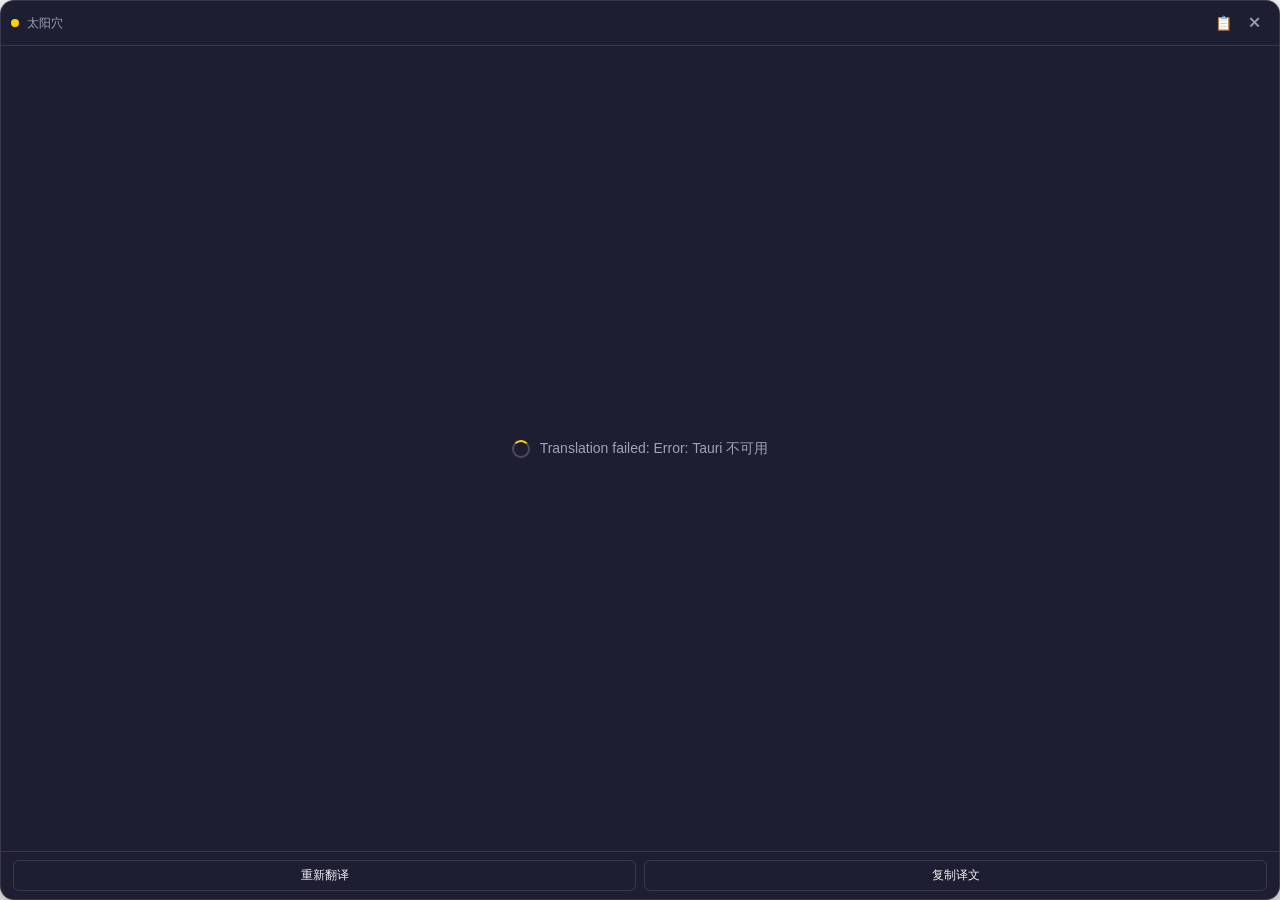
<file: src/popup.html>
<!doctype html>
<html lang="zh-CN">
<head>
  <meta charset="UTF-8" />
  <title data-i18n="popup_title">翻译结果</title>
  <link rel="stylesheet" href="styles/base.css" />
  <link rel="stylesheet" href="styles/popup.css" />
</head>
<body>
  <div class="popup">
    <div class="header">
      <span class="dot"></span>
      <span class="title" id="title">太阳穴</span>
      <div class="actions">
        <button class="icon-btn" id="copy" title="复制译文" data-i18n-title="copy_translation">📋</button>
        <button class="icon-btn close" id="close" title="关闭 (ESC)" data-i18n-title="close_esc">✕</button>
      </div>
    </div>

    <div class="content" id="content">
      <div class="loading">
        <div class="spinner"></div>
        <span data-i18n="loading">正在加载…</span>
      </div>
    </div>

    <div class="footer">
      <button class="btn btn-ghost" id="retranslate" data-i18n="retranslate">重新翻译</button>
      <button class="btn btn-ghost" id="copy2" data-i18n="copy_translation">复制译文</button>
    </div>
  </div>

  <script src="js/util.js"></script>
  <script src="js/i18n.js"></script>
  <script src="js/ui-translations.js"></script>
  <script src="js/popup.js"></script>
</body>
</html>
</file>
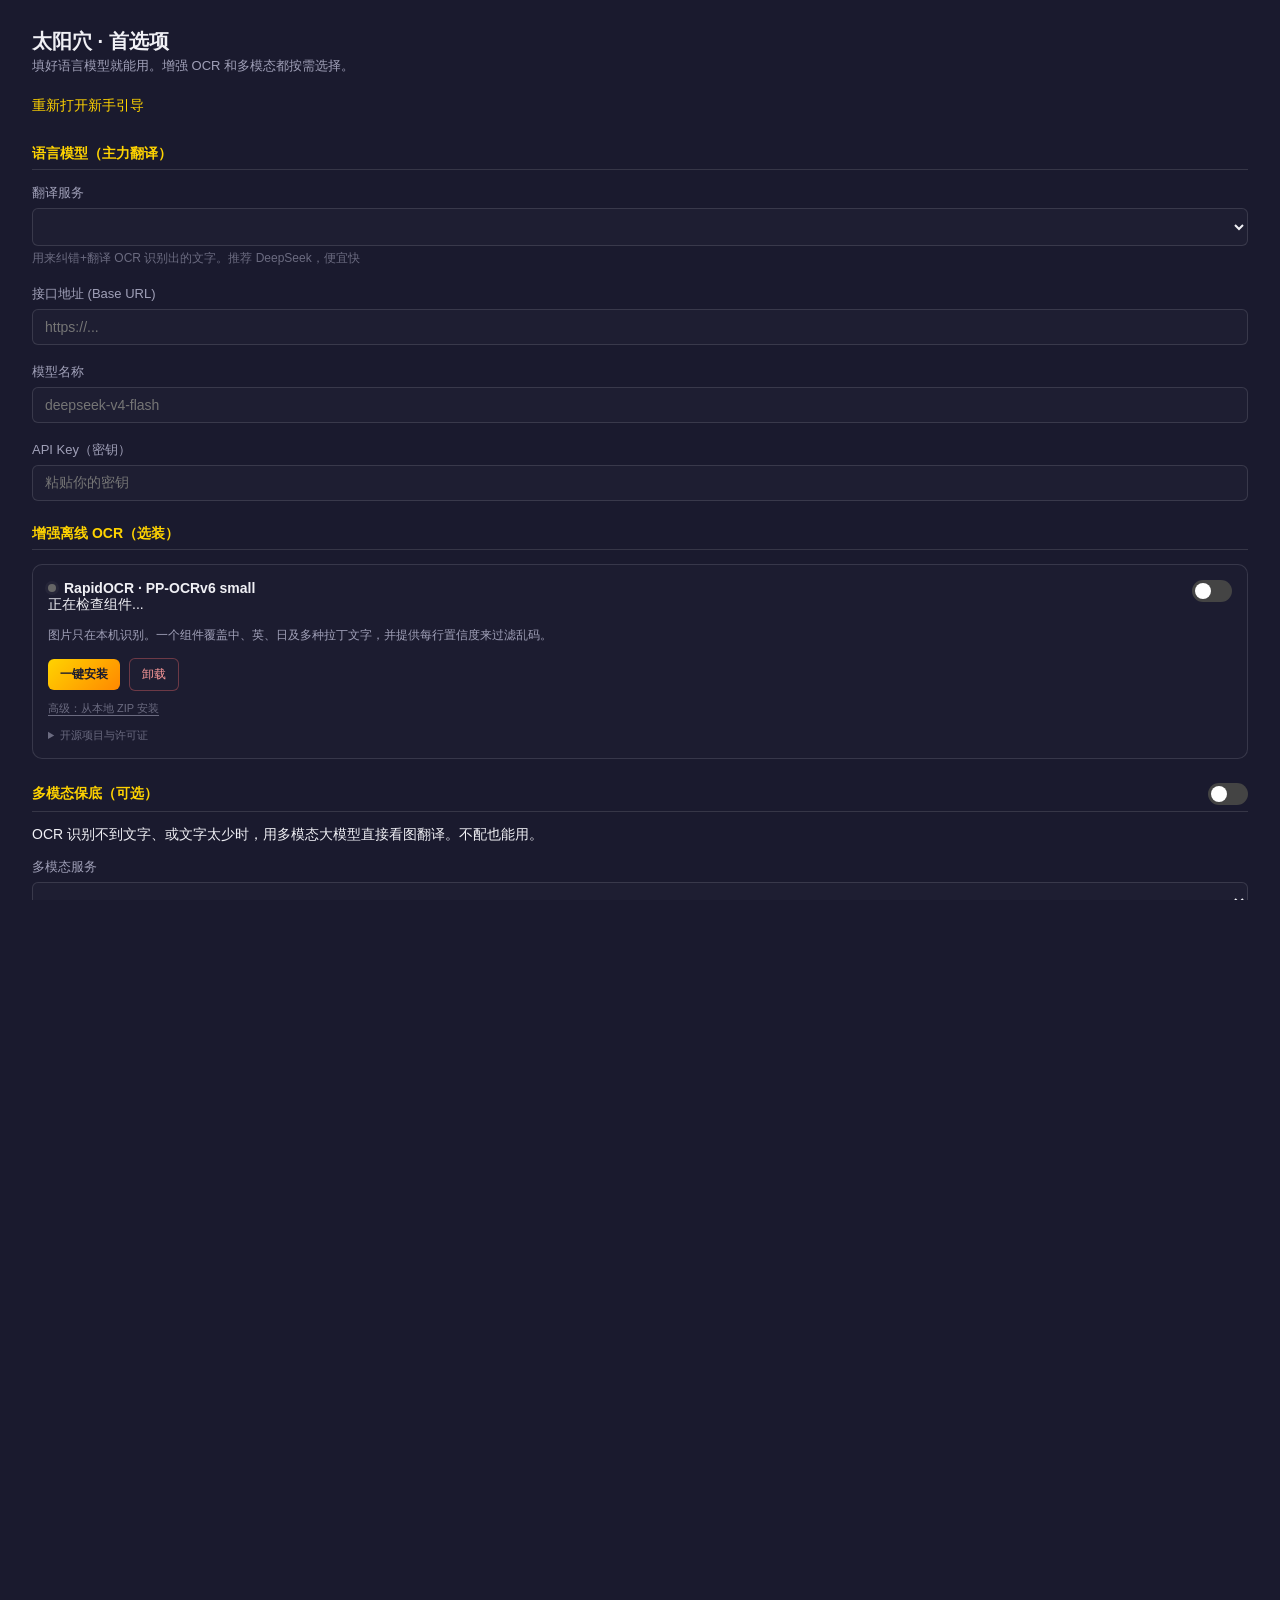
<file: src/settings.html>
<!doctype html>
<html lang="zh-CN">
<head>
  <meta charset="UTF-8" />
  <title data-i18n="preferences_title">太阳穴 - 首选项</title>
  <link rel="stylesheet" href="styles/base.css" />
  <link rel="stylesheet" href="styles/settings.css" />
</head>
<body>
  <h1 data-i18n="preferences_heading">太阳穴 · 首选项</h1>
  <p class="sub" data-i18n="preferences_subtitle">填好语言模型就能用。增强 OCR 和多模态都按需选择。</p>
  <button class="welcome-link" id="open_welcome" type="button" data-i18n="reopen_welcome">重新打开新手引导</button>

  <!-- ===== 语言模型（主力）===== -->
  <div class="section-title" data-i18n="primary_section">语言模型（主力翻译）</div>
  <div class="field">
    <label data-i18n="provider">翻译服务</label>
    <select id="llm_provider"></select>
    <div class="desc" data-i18n="primary_provider_desc">用来纠错+翻译 OCR 识别出的文字。推荐 DeepSeek，便宜快</div>
  </div>
  <div class="field">
    <label data-i18n="base_url">接口地址 (Base URL)</label>
    <input id="llm_base_url" type="text" placeholder="https://..." />
  </div>
  <div class="field">
    <label data-i18n="model">模型名称</label>
    <input id="llm_model" type="text" placeholder="deepseek-v4-flash" />
  </div>
  <div class="field">
    <label data-i18n="api_key">API Key（密钥）</label>
    <input id="llm_api_key" type="password" placeholder="粘贴你的密钥" data-i18n-placeholder="api_key_placeholder" />
  </div>

  <!-- ===== RapidOCR（本地选装）===== -->
  <div class="section-title" data-i18n="enhanced_ocr_section">增强离线 OCR（选装）</div>
  <div class="component-card" id="rapidocr_card">
    <div class="component-head">
      <div>
        <div class="component-name">
          <span class="status-dot" id="rapidocr_dot"></span>
          RapidOCR · PP-OCRv6 small
        </div>
        <div class="desc" id="rapidocr_status" data-i18n="ocr_checking">正在检查组件...</div>
      </div>
      <label class="switch" title="安装后优先使用增强 OCR" data-i18n-title="ocr_toggle_title">
        <input type="checkbox" id="use_rapidocr" />
        <span class="slider"></span>
      </label>
    </div>
    <div class="component-copy" data-i18n="ocr_component_copy">
      图片只在本机识别。一个组件覆盖中、英、日及多种拉丁文字，并提供每行置信度来过滤乱码。
    </div>
    <div class="component-actions">
      <button class="btn btn-primary" id="rapidocr_install" type="button" data-i18n="install">一键安装</button>
      <button class="btn btn-danger-soft" id="rapidocr_uninstall" type="button" data-i18n="uninstall">卸载</button>
      <span class="component-busy" id="rapidocr_busy"></span>
    </div>
    <button class="component-local-link" id="rapidocr_local_install" type="button">
      <span data-i18n="local_zip">高级：从本地 ZIP 安装</span>
    </button>
    <details class="license-note">
      <summary data-i18n="licenses">开源项目与许可证</summary>
      <p data-i18n="licenses_copy">RapidOCR 与 PaddleOCR：Apache 2.0；ONNX Runtime：MIT。版权归各项目权利人所有，太阳穴与上游项目无隶属或官方合作关系。</p>
    </details>
  </div>

  <!-- ===== 多模态（保底，可选）===== -->
  <div class="section-title">
    <span data-i18n="multimodal_section">多模态保底（可选）</span>
    <label class="switch">
      <input type="checkbox" id="use_multimodal" />
      <span class="slider"></span>
    </label>
  </div>
  <div id="mm_fields" class="mm-fields">
    <div class="desc mm-desc" data-i18n="multimodal_desc">OCR 识别不到文字、或文字太少时，用多模态大模型直接看图翻译。不配也能用。</div>
    <div class="field">
      <label data-i18n="multimodal_provider">多模态服务</label>
      <select id="mm_provider"></select>
    </div>
    <div class="field">
      <label data-i18n="base_url">接口地址</label>
      <input id="mm_base_url" type="text" placeholder="https://..." />
    </div>
    <div class="field">
      <label data-i18n="model">模型名称</label>
      <input id="mm_model" type="text" placeholder="doubao-seed-2-1-turbo-260628" />
    </div>
    <div class="field">
      <label data-i18n="api_key">API Key</label>
      <input id="mm_api_key" type="password" placeholder="多模态的密钥" data-i18n-placeholder="multimodal_key_placeholder" />
    </div>
    <div class="field">
      <label data-i18n="threshold">短文字阈值</label>
      <input id="multimodal_threshold" type="number" min="1" max="50" />
      <div class="desc" data-i18n="threshold_desc">OCR 识别到的文字少于此字数时，提示是否改用多模态（默认 5）</div>
    </div>
  </div>

  <!-- ===== 通用 ===== -->
  <div class="section-title" data-i18n="general_section">通用</div>
  <div class="row2">
    <div class="field">
      <label data-i18n="ui_language">界面语言</label>
      <select id="ui_language">
        <option value="zh-CN">简体中文 / Chinese (Simplified)</option>
        <option value="en">English / 英语</option>
        <option value="ja">日本語 / Japanese</option>
        <option value="fr">Français / French</option>
        <option value="de">Deutsch / German</option>
        <option value="es">Español / Spanish</option>
        <option value="pt-BR">Português (Brasil) / Portuguese (Brazil)</option>
      </select>
      <div class="desc" data-i18n="ui_language_desc">只改变软件界面，不影响翻译语言</div>
    </div>
    <div class="field">
      <label data-i18n="display_mode">结果显示方式</label>
      <select id="display_mode">
        <option value="plain_text" data-i18n="mode_plain">纯文本浮窗</option>
        <option value="original_overlay" data-i18n="mode_overlay">原位覆盖</option>
      </select>
      <div class="desc" data-i18n="display_mode_desc">原位覆盖只在文字位置可靠时启用，否则自动使用纯文本浮窗</div>
    </div>
    <div class="field">
      <label data-i18n="native_label">我的母语</label>
      <select id="native_lang">
        <option>简体中文</option>
        <option>繁體中文</option>
        <option>English</option>
        <option>日本語</option>
        <option>한국어</option>
        <option>Français</option>
        <option>Deutsch</option>
        <option>Português</option>
        <option>Español</option>
      </select>
      <div class="desc" data-i18n="native_desc">默认翻译成这个语言</div>
    </div>
    <div class="field">
      <label data-i18n="target_label">翻译成</label>
      <select id="target_lang">
        <option value="" data-i18n="target_default">默认（用母语）</option>
        <option>简体中文</option>
        <option>繁體中文</option>
        <option>English</option>
        <option>日本語</option>
        <option>한국어</option>
        <option>Français</option>
        <option>Deutsch</option>
        <option>Português</option>
        <option>Español</option>
      </select>
      <div class="desc" data-i18n="target_desc">留空就用母语，选了就翻成指定的</div>
    </div>
    <div class="field">
      <label data-i18n="source_label">原文语言</label>
      <select id="source_lang">
        <option value="" data-i18n="auto_detect">自动识别</option>
        <option>简体中文</option>
        <option>繁體中文</option>
        <option>English</option>
        <option>日本語</option>
        <option>한국어</option>
        <option>Français</option>
        <option>Deutsch</option>
        <option>Português</option>
        <option>Español</option>
      </select>
      <div class="desc" id="source_lang_desc" data-i18n="source_desc_default">装了增强组件后可直接使用其支持的语言；未安装时使用 Windows 自带 OCR</div>
    </div>
    <div class="field">
      <label data-i18n="hotkey_label">截图快捷键</label>
      <input id="hotkey" type="text" placeholder="Alt+Z" />
      <div class="desc" data-i18n="hotkey_desc">保存后立即生效，例如 Alt+Z、Ctrl+Shift+X</div>
    </div>
  </div>

  <!-- ===== 应用更新 ===== -->
  <div class="section-title" data-i18n="app_update_section">应用更新</div>
  <div class="update-card" id="app_update_card">
    <div class="update-head">
      <div>
        <div class="update-version-label" data-i18n="current_version">当前版本</div>
        <strong id="app_version">—</strong>
      </div>
      <label class="update-auto-check">
        <span>
          <strong data-i18n="automatic_update_check">自动检查更新</strong>
          <small data-i18n="automatic_update_check_desc">每天最多检查一次，保存后生效</small>
        </span>
        <span class="switch">
          <input type="checkbox" id="auto_check_updates" />
          <span class="slider"></span>
        </span>
      </label>
    </div>

    <div class="update-state">
      <span class="status-dot" id="app_update_dot"></span>
      <span id="app_update_status" data-i18n="update_not_checked">尚未检查更新</span>
    </div>

    <div class="update-actions">
      <button class="btn" id="check_app_update" type="button" data-i18n="check_for_updates">检查更新</button>
      <button class="btn btn-primary" id="install_app_update" type="button" data-i18n="download_install_update">下载并安装</button>
    </div>

    <div class="update-progress" id="app_update_progress">
      <div class="update-progress-track">
        <span id="app_update_progress_bar"></span>
      </div>
      <div class="update-progress-meta">
        <span id="app_update_progress_text"></span>
        <strong id="app_update_progress_percent">0%</strong>
      </div>
    </div>

    <div class="update-meta">
      <span id="app_update_source_wrap"><span data-i18n="update_source">更新来源</span>：<strong id="app_update_source">—</strong></span>
      <span id="app_update_checked_wrap"><span data-i18n="last_checked">上次检查</span>：<strong id="app_update_checked">—</strong></span>
    </div>
    <p class="update-error-detail" id="app_update_error"></p>
    <div class="update-notes" id="app_update_notes_wrap">
      <strong data-i18n="update_release_notes">更新说明</strong>
      <p id="app_update_notes"></p>
    </div>
  </div>

  <div class="bottom">
    <button class="btn btn-primary" id="save" data-i18n="save">保存</button>
    <span class="save-status" id="status" data-i18n="saved">已保存</span>
  </div>

  <div class="install-modal" id="rapidocr_modal" aria-hidden="true">
    <div class="install-dialog" role="dialog" aria-modal="true" aria-labelledby="rapidocr_modal_title">
      <div class="install-hero" id="rapidocr_modal_icon">↓</div>
      <h2 id="rapidocr_modal_title" data-i18n="install_enhanced">安装增强离线 OCR</h2>
      <p class="install-summary" id="rapidocr_modal_summary"></p>

      <div class="install-facts" id="rapidocr_modal_facts">
        <div><span data-i18n="download">下载</span><strong id="rapidocr_download_size">—</strong></div>
        <div><span data-i18n="installed_size">安装后</span><strong id="rapidocr_installed_size">—</strong></div>
        <div><span data-i18n="source">来源</span><strong id="rapidocr_source_name">—</strong></div>
      </div>

      <div class="install-progress-wrap" id="rapidocr_progress_wrap">
        <div class="install-progress-track">
          <span class="install-progress-bar" id="rapidocr_progress_bar"></span>
        </div>
        <div class="install-progress-meta">
          <span id="rapidocr_progress_detail" data-i18n="preparing">准备中…</span>
          <strong id="rapidocr_progress_percent">0%</strong>
        </div>
        <div class="install-steps">
          <span id="rapidocr_step_download" data-i18n="step_download">1 下载</span>
          <span id="rapidocr_step_verify" data-i18n="step_verify">2 校验</span>
          <span id="rapidocr_step_install" data-i18n="step_install">3 安装</span>
        </div>
      </div>

      <p class="install-error" id="rapidocr_modal_error"></p>
      <p class="install-privacy" data-i18n="install_privacy">安装过程清楚可见。图片识别始终在本机完成，不会上传到组件来源。</p>

      <div class="install-dialog-actions">
        <button class="btn" id="rapidocr_modal_cancel" type="button" data-i18n="cancel">取消</button>
        <button class="btn btn-primary" id="rapidocr_modal_start" type="button" data-i18n="start_install">开始安装</button>
      </div>
    </div>
  </div>

  <script src="js/util.js"></script>
  <script src="js/i18n.js"></script>
  <script src="js/ui-translations.js"></script>
  <script src="js/settings.js"></script>
</body>
</html>
</file>
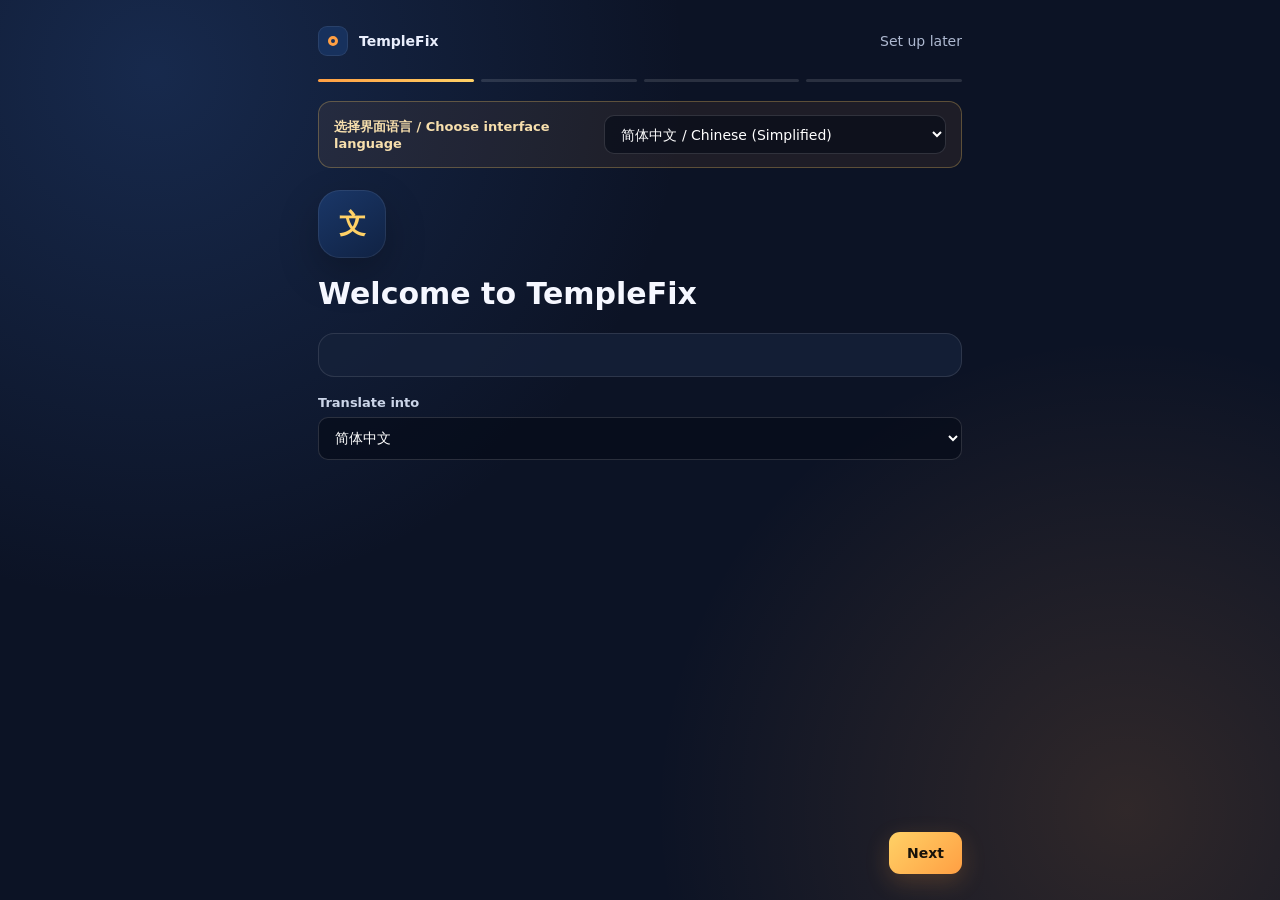
<file: src/welcome.html>
<!doctype html>
<html lang="en">
<head>
  <meta charset="UTF-8" />
  <meta name="viewport" content="width=device-width, initial-scale=1" />
  <title>TempleFix</title>
  <link rel="stylesheet" href="styles/base.css" />
  <link rel="stylesheet" href="styles/welcome.css" />
</head>
<body>
  <main class="wizard" aria-live="polite">
    <header class="wizard-head">
      <div class="brand-mark" aria-hidden="true"><span></span></div>
      <strong data-i18n="app_name">TempleFix</strong>
      <button class="skip-button" id="skip" type="button" data-i18n="skip">Set up later</button>
    </header>

    <div class="progress" aria-hidden="true">
      <span class="active"></span><span></span><span></span><span></span>
    </div>

    <section class="step active" data-step="welcome">
      <div class="interface-language-gateway">
        <label for="ui_language">选择界面语言 / Choose interface language</label>
        <select id="ui_language">
          <option value="zh-CN">简体中文 / Chinese (Simplified)</option>
          <option value="en">English / 英语</option>
          <option value="ja">日本語 / Japanese</option>
          <option value="fr">Français / French</option>
          <option value="de">Deutsch / German</option>
          <option value="es">Español / Spanish</option>
          <option value="pt-BR">Português (Brasil) / Portuguese (Brazil)</option>
        </select>
        <span class="language-status" id="language_status" role="status"></span>
      </div>
      <div class="hero-icon" aria-hidden="true">文</div>
      <h1 data-i18n="welcome_title">Welcome to TempleFix</h1>
      <p class="lead" data-i18n="welcome_lead"></p>
      <div class="plain-card">
        <p data-i18n="welcome_local"></p>
        <p data-i18n="welcome_key"></p>
      </div>
      <div class="language-grid">
        <label>
          <span data-i18n="native_language">Translate into</span>
          <select id="native_language">
            <option value="简体中文">简体中文</option>
            <option value="繁體中文">繁體中文</option>
            <option value="English">English</option>
            <option value="日本語">日本語</option>
            <option value="Français">Français</option>
            <option value="Deutsch">Deutsch</option>
            <option value="Español">Español</option>
            <option value="Português">Português</option>
          </select>
        </label>
      </div>
    </section>

    <section class="step" data-step="service">
      <div class="step-kicker">02</div>
      <h1 data-i18n="service_title">Set up AI translation</h1>
      <p class="lead" data-i18n="service_lead"></p>
      <div class="service-grid">
        <label>
          <span data-i18n="provider">Service type</span>
          <select id="llm_provider"></select>
        </label>
        <label>
          <span data-i18n="base_url">Base URL</span>
          <input id="llm_base_url" type="url" autocomplete="off" placeholder="https://..." />
        </label>
        <label>
          <span data-i18n="model">Model</span>
          <input id="llm_model" type="text" autocomplete="off" placeholder="deepseek-v4-flash" />
        </label>
        <label>
          <span data-i18n="api_key">API key</span>
          <input id="llm_api_key" type="password" autocomplete="off" data-i18n-placeholder="api_key_placeholder" />
        </label>
      </div>
      <div class="test-row">
        <button class="secondary-button" id="test_connection" type="button" data-i18n="test_connection">Test connection</button>
        <span class="test-status" id="test_status" role="status"></span>
      </div>
      <p class="privacy-note" data-i18n="welcome_key"></p>
    </section>

    <section class="step" data-step="ocr">
      <div class="step-kicker">03</div>
      <h1 data-i18n="ocr_title">Enhanced OCR is optional</h1>
      <p class="lead" data-i18n="ocr_lead"></p>
      <div class="ocr-card">
        <span class="ocr-dot" id="ocr_dot"></span>
        <div>
          <strong>RapidOCR · PP-OCRv6 small</strong>
          <p id="ocr_status"></p>
        </div>
      </div>
      <button class="secondary-button" id="open_preferences" type="button" data-i18n="open_preferences">Manage in Preferences</button>
    </section>

    <section class="step" data-step="finish">
      <div class="success-mark" aria-hidden="true">✓</div>
      <h1 data-i18n="finish_title">You are ready</h1>
      <p class="lead" data-i18n="finish_lead"></p>
      <div class="finish-card">
        <p id="finish_service"></p>
        <p data-i18n="finish_hotkey"></p>
      </div>
    </section>

    <footer class="wizard-foot">
      <button class="secondary-button hidden" id="back" type="button" data-i18n="back">Back</button>
      <span class="spacer"></span>
      <button class="primary-button" id="next" type="button" data-i18n="next">Next</button>
      <button class="primary-button hidden" id="finish" type="button" data-i18n="finish">Finish and start</button>
    </footer>
  </main>

  <script src="js/util.js"></script>
  <script src="js/i18n.js"></script>
  <script src="js/ui-translations.js"></script>
  <script src="js/welcome.js"></script>
</body>
</html>
</file>
<file: src/styles/base.css>
/* ===== 太阳穴 TempleFix - 全局基础样式 ===== */

:root {
  /* 配色：深色为主，呼应图标 */
  --bg: #1a1a2e;
  --bg-2: #16213e;
  --surface: rgba(30, 30, 50, 0.85);
  --surface-solid: #1e1e32;
  --border: rgba(255, 255, 255, 0.12);
  --border-strong: rgba(255, 255, 255, 0.25);
  --text: #f0f0f5;
  --text-dim: #a0a0b8;
  --text-faint: #6b6b80;
  --accent: #ffd300;
  --accent-2: #ff8800;
  --accent-press: #e6bf00;
  --danger: #ff5a5a;
  --success: #5aff9a;

  /* 圆角 / 阴影 */
  --radius: 10px;
  --radius-sm: 6px;
  --shadow: 0 8px 32px rgba(0, 0, 0, 0.45);

  /* 字体 */
  --font: -apple-system, BlinkMacSystemFont, "Segoe UI", "Microsoft YaHei",
    "PingFang SC", sans-serif;
}

* {
  margin: 0;
  padding: 0;
  box-sizing: border-box;
  -webkit-user-select: none;
  user-select: none;
}

html,
body {
  height: 100%;
  font-family: var(--font);
  color: var(--text);
  background: transparent;
  overflow: hidden;
  font-size: 14px;
}

button {
  font-family: var(--font);
  cursor: pointer;
  border: none;
  outline: none;
  background: none;
  color: inherit;
}

input,
select,
textarea {
  font-family: var(--font);
}

/* 毛玻璃容器：支持 backdrop-filter 用毛玻璃，不支持降级纯色半透明 */
.glass {
  background: var(--surface);
  -webkit-backdrop-filter: blur(16px) saturate(140%);
  backdrop-filter: blur(16px) saturate(140%);
  border: 1px solid var(--border);
}

/* 不支持 backdrop-filter 时降级（由 JS 加 .no-blur 类） */
.no-blur .glass {
  background: rgba(20, 20, 36, 0.92);
  -webkit-backdrop-filter: none;
  backdrop-filter: none;
}

/* 通用按钮 */
.btn {
  padding: 8px 16px;
  border-radius: var(--radius-sm);
  background: var(--surface-solid);
  border: 1px solid var(--border);
  color: var(--text);
  font-size: 13px;
  transition: background 0.12s, border-color 0.12s, transform 0.05s;
}
.btn:hover {
  background: #2a2a44;
  border-color: var(--border-strong);
}
.btn:active {
  transform: translateY(1px);
}

.btn-primary {
  background: linear-gradient(135deg, var(--accent), var(--accent-2));
  color: #1a1a2e;
  font-weight: 600;
  border: none;
}
.btn-primary:hover {
  background: linear-gradient(135deg, var(--accent-press), var(--accent-2));
}

.btn-ghost {
  background: transparent;
  border: 1px solid var(--border);
}
.btn-ghost:hover {
  background: rgba(255, 255, 255, 0.06);
}

/* 滚动条 */
::-webkit-scrollbar {
  width: 8px;
  height: 8px;
}
::-webkit-scrollbar-thumb {
  background: rgba(255, 255, 255, 0.15);
  border-radius: 4px;
}
::-webkit-scrollbar-track {
  background: transparent;
}
</file>
<file: src/styles/popup.css>
/* ===== 翻译结果浮窗样式 ===== */
body {
  background: transparent;
  display: flex;
  flex-direction: column;
  height: 100vh;
}

.popup {
  display: flex;
  flex-direction: column;
  height: 100%;
  border-radius: 14px;
  overflow: hidden;
  border: 1px solid var(--border);
  /* 不透明深色背景，保证文字可读（不依赖毛玻璃）*/
  background: #1e1e32;
  box-shadow: 0 8px 32px rgba(0, 0, 0, 0.5);
}

/* 头部：可拖拽 */
.header {
  display: flex;
  align-items: center;
  gap: 8px;
  padding: 8px 10px;
  cursor: grab;
  border-bottom: 1px solid var(--border);
  -webkit-app-region: drag; /* 整个头可拖动 */
}
.header:active {
  cursor: grabbing;
}
.header .dot {
  width: 8px;
  height: 8px;
  border-radius: 50%;
  background: var(--accent);
}
.header .title {
  font-size: 12px;
  color: var(--text-dim);
  flex: 1;
}
.header .actions {
  display: flex;
  gap: 4px;
  -webkit-app-region: no-drag; /* 按钮不拖动 */
}
.icon-btn {
  width: 28px;
  height: 28px;
  border-radius: 6px;
  display: flex;
  align-items: center;
  justify-content: center;
  font-size: 14px;
  color: var(--text-dim);
  transition: background 0.12s, color 0.12s;
}
.icon-btn:hover {
  background: rgba(255, 255, 255, 0.1);
  color: var(--text);
}
.icon-btn.close:hover {
  background: rgba(255, 90, 90, 0.2);
  color: var(--danger);
}

/* 内容区 */
.content {
  flex: 1;
  overflow-y: auto;
  padding: 14px 16px;
  display: flex;
  flex-direction: column;
  gap: 12px;
}

.block {
  display: flex;
  flex-direction: column;
  gap: 4px;
}
.block .label {
  font-size: 11px;
  color: var(--text-faint);
  text-transform: uppercase;
  letter-spacing: 0.5px;
}
.block .text {
  font-size: 15px;
  line-height: 1.55;
  color: var(--text);
  -webkit-user-select: text;
  user-select: text;
  word-break: break-word;
  white-space: pre-wrap;
}
.block .text.empty {
  color: var(--text-faint);
  font-style: italic;
}

/* 加载态 */
.loading {
  display: flex;
  align-items: center;
  justify-content: center;
  gap: 10px;
  height: 100%;
  color: var(--text-dim);
  font-size: 14px;
}
.spinner {
  width: 18px;
  height: 18px;
  border: 2px solid rgba(255, 255, 255, 0.2);
  border-top-color: var(--accent);
  border-radius: 50%;
  animation: spin 0.8s linear infinite;
}
@keyframes spin {
  to {
    transform: rotate(360deg);
  }
}

/* 短OCR时的多模态重试按钮 */
.mm-retry-btn {
  margin-top: 10px;
  align-self: flex-start;
  padding: 6px 14px;
  font-size: 12px;
}

/* 错误态 */
.error-box {
  display: flex;
  flex-direction: column;
  align-items: center;
  justify-content: center;
  gap: 14px;
  height: 100%;
  text-align: center;
  padding: 20px;
}

.setup-required {
  display: flex;
  flex-direction: column;
  gap: 12px;
}

.setup-title {
  font-size: 17px;
  font-weight: 750;
  color: var(--text);
}

.setup-copy {
  color: var(--text-dim);
  line-height: 1.55;
}

.ocr-preview {
  max-height: 260px;
  overflow: auto;
  padding: 12px;
  border-radius: 10px;
  background: rgba(255, 255, 255, 0.06);
}

.setup-actions {
  display: flex;
  flex-wrap: wrap;
  gap: 8px;
  margin-top: 2px;
}
.error-box .msg {
  color: var(--danger);
  font-size: 14px;
  line-height: 1.5;
}
.error-box .retry {
  padding: 8px 20px;
}

/* 底部操作条 */
.footer {
  display: flex;
  gap: 8px;
  padding: 8px 12px;
  border-top: 1px solid var(--border);
}
.footer .btn {
  flex: 1;
  padding: 6px;
  font-size: 12px;
}

/* JS 用不可见副本测量内容的自然高度，不受当前窗口固定高度影响。 */
.popup.size-probe {
  position: absolute;
  left: -10000px;
  top: -10000px;
  height: auto;
  max-height: none;
  overflow: visible;
  visibility: hidden;
  pointer-events: none;
}
.popup.size-probe .content {
  flex: none;
  overflow: visible;
}
.popup.size-probe .loading,
.popup.size-probe .error-box {
  height: auto;
  min-height: 84px;
}
</file>
<file: src/styles/settings.css>
/* ===== 设置页样式 ===== */
body {
  background: var(--bg);
  padding: 28px 32px 24px;
  overflow-y: auto;
}

.welcome-link {
  appearance: none;
  border: 0;
  background: transparent;
  color: var(--accent);
  cursor: pointer;
  font: inherit;
  margin: -8px 0 6px;
  padding: 0;
}

.welcome-link:hover {
  text-decoration: underline;
}

h1 {
  font-size: 20px;
  margin-bottom: 2px;
}
.sub {
  color: var(--text-dim);
  font-size: 13px;
  margin-bottom: 22px;
}

.field {
  margin-bottom: 18px;
}
.field label {
  display: block;
  font-size: 13px;
  color: var(--text-dim);
  margin-bottom: 6px;
}
.field .desc {
  font-size: 12px;
  color: var(--text-faint);
  margin-top: 4px;
}

input,
select {
  width: 100%;
  padding: 9px 12px;
  background: #1e1e32;
  border: 1px solid var(--border);
  border-radius: var(--radius-sm);
  color: var(--text);
  font-size: 14px;
  outline: none;
  transition: border-color 0.12s;
}
input:focus,
select:focus {
  border-color: var(--accent);
  background: #262640;
}
input[type="password"] {
  font-family: monospace;
}

/* 下拉选项：系统默认白底白字看不见，强制深色背景 */
select option {
  background: #1e1e32;
  color: #f0f0f5;
}
select option:checked {
  background: #2a2a44;
  color: var(--accent);
}

.row2 {
  display: grid;
  grid-template-columns: 1fr 1fr;
  gap: 14px;
}

.bottom {
  display: flex;
  align-items: center;
  gap: 12px;
  margin-top: 26px;
  padding-top: 18px;
  border-top: 1px solid var(--border);
}
.bottom .save-status {
  font-size: 13px;
  color: var(--success);
  margin-left: auto;
  opacity: 0;
  transition: opacity 0.2s;
}
.bottom .save-status.show {
  opacity: 1;
}

/* 分区标题 */
.section-title {
  font-size: 14px;
  font-weight: 600;
  color: var(--accent);
  margin: 24px 0 14px;
  padding-bottom: 6px;
  border-bottom: 1px solid var(--border);
  display: flex;
  align-items: center;
  justify-content: space-between;
}

/* 开关 */
.switch {
  position: relative;
  display: inline-block;
  width: 40px;
  height: 22px;
}
.switch input {
  opacity: 0;
  width: 0;
  height: 0;
}
.slider {
  position: absolute;
  cursor: pointer;
  inset: 0;
  background: #444;
  border-radius: 22px;
  transition: 0.2s;
}
.slider::before {
  content: "";
  position: absolute;
  height: 16px;
  width: 16px;
  left: 3px;
  bottom: 3px;
  background: #fff;
  border-radius: 50%;
  transition: 0.2s;
}
.switch input:checked + .slider {
  background: var(--accent);
}
.switch input:checked + .slider::before {
  transform: translateX(18px);
}

/* 多模态区折叠 */
.mm-fields {
  overflow: hidden;
  transition: opacity 0.2s;
}
.mm-fields.disabled {
  opacity: 0.35;
  pointer-events: none;
}
.mm-desc {
  margin-bottom: 14px;
}

/* 本地 OCR 选装组件 */
.component-card {
  padding: 15px;
  border: 1px solid var(--border);
  border-radius: var(--radius);
  background: rgba(30, 30, 50, 0.72);
}
.component-head {
  display: flex;
  align-items: flex-start;
  justify-content: space-between;
  gap: 16px;
}
.component-name {
  font-size: 14px;
  font-weight: 600;
  display: flex;
  align-items: center;
  gap: 8px;
}
.status-dot {
  width: 8px;
  height: 8px;
  border-radius: 50%;
  background: #666;
  box-shadow: 0 0 0 3px rgba(255, 255, 255, 0.04);
}
.status-dot.ready {
  background: var(--success);
  box-shadow: 0 0 8px rgba(77, 216, 140, 0.55);
}
.status-dot.broken {
  background: var(--danger);
}
.component-copy {
  color: var(--text-dim);
  font-size: 12px;
  line-height: 1.65;
  margin: 12px 0;
}
.component-actions {
  display: flex;
  align-items: center;
  gap: 9px;
}
.component-actions .btn {
  padding: 7px 12px;
  font-size: 12px;
}
.component-actions .btn-primary {
  color: #1a1a2e;
}
.btn-danger-soft {
  color: #ff9b9b;
  border-color: rgba(255, 107, 107, 0.35);
}
.btn:disabled {
  cursor: not-allowed;
  opacity: 0.48;
  transform: none;
}
.component-busy {
  color: var(--text-faint);
  font-size: 12px;
}
.component-local-link {
  display: inline-block;
  margin-top: 10px;
  color: var(--text-faint);
  font-size: 11px;
  text-decoration: underline;
  text-underline-offset: 3px;
}
.component-local-link:hover {
  color: var(--text-dim);
}
.component-local-link:disabled {
  cursor: not-allowed;
  opacity: 0.45;
}

/* 应用更新 */
.update-card {
  padding: 16px;
  border: 1px solid var(--border);
  border-radius: var(--radius);
  background: rgba(30, 30, 50, 0.72);
}
.update-head {
  display: flex;
  align-items: flex-start;
  justify-content: space-between;
  gap: 22px;
}
.update-version-label {
  margin-bottom: 4px;
  color: var(--text-faint);
  font-size: 11px;
}
.update-head > div > strong {
  color: var(--text);
  font-size: 17px;
}
.update-auto-check {
  display: flex;
  align-items: center;
  gap: 12px;
  cursor: pointer;
}
.update-auto-check > span:first-child {
  display: flex;
  flex-direction: column;
  text-align: right;
}
.update-auto-check strong {
  color: var(--text-dim);
  font-size: 12px;
  font-weight: 600;
}
.update-auto-check small {
  margin-top: 2px;
  color: var(--text-faint);
  font-size: 10px;
}
.update-state {
  display: flex;
  align-items: center;
  gap: 9px;
  margin: 17px 0 12px;
  color: var(--text-dim);
  font-size: 13px;
}
.update-state .status-dot.available {
  background: var(--accent);
  box-shadow: 0 0 8px rgba(255, 211, 0, 0.45);
}
.update-state .status-dot.busy {
  background: var(--accent-2);
  animation: update-pulse 1s ease-in-out infinite alternate;
}
.update-actions {
  display: flex;
  gap: 9px;
}
.update-actions .btn {
  padding: 7px 12px;
  font-size: 12px;
}
.update-actions .btn-primary {
  color: #1a1a2e;
}
.update-progress {
  display: none;
  margin-top: 15px;
}
.update-progress.visible {
  display: block;
}
.update-progress-track {
  height: 7px;
  overflow: hidden;
  border-radius: 999px;
  background: rgba(255, 255, 255, 0.09);
}
.update-progress-track span {
  display: block;
  width: 0;
  height: 100%;
  border-radius: inherit;
  background: linear-gradient(90deg, var(--accent-2), var(--accent));
  transition: width 0.16s ease-out;
}
.update-progress-meta {
  display: flex;
  justify-content: space-between;
  gap: 12px;
  margin-top: 7px;
  color: var(--text-faint);
  font-size: 11px;
}
.update-progress-meta strong {
  color: var(--accent);
}
.update-meta {
  display: flex;
  flex-wrap: wrap;
  gap: 6px 16px;
  margin-top: 13px;
  color: var(--text-faint);
  font-size: 10px;
}
.update-meta strong {
  color: var(--text-dim);
  font-weight: 500;
}
.update-error-detail {
  display: none;
  margin: 11px 0 0;
  color: #ffabab;
  font-size: 11px;
  line-height: 1.5;
  user-select: text;
}
.update-error-detail.visible {
  display: block;
}
.update-notes {
  display: none;
  margin-top: 13px;
  padding-top: 11px;
  border-top: 1px solid var(--border);
}
.update-notes.visible {
  display: block;
}
.update-notes > strong {
  color: var(--text-dim);
  font-size: 11px;
}
.update-notes p {
  max-height: 120px;
  margin: 6px 0 0;
  overflow-y: auto;
  color: var(--text-faint);
  font-size: 11px;
  line-height: 1.55;
  white-space: pre-wrap;
  user-select: text;
}
@keyframes update-pulse {
  from { opacity: 0.45; }
  to { opacity: 1; }
}
.license-note {
  margin-top: 12px;
  color: var(--text-faint);
  font-size: 11px;
}
.license-note summary {
  cursor: pointer;
}
.license-note p {
  margin: 7px 0 0;
  line-height: 1.6;
}

/* 增强 OCR 安装向导 */
.install-modal {
  position: fixed;
  inset: 0;
  z-index: 20;
  display: none;
  align-items: center;
  justify-content: center;
  padding: 22px;
  background: rgba(8, 8, 18, 0.78);
  -webkit-backdrop-filter: blur(7px);
  backdrop-filter: blur(7px);
}
.install-modal.open {
  display: flex;
}
.install-dialog {
  width: 100%;
  max-width: 450px;
  max-height: calc(100vh - 44px);
  overflow-y: auto;
  padding: 24px;
  border: 1px solid var(--border-strong);
  border-radius: 14px;
  background: #1e1e32;
  box-shadow: 0 18px 55px rgba(0, 0, 0, 0.58);
}
.install-hero {
  display: grid;
  place-items: center;
  width: 42px;
  height: 42px;
  margin-bottom: 13px;
  border-radius: 50%;
  background: rgba(255, 211, 0, 0.12);
  color: var(--accent);
  font-size: 24px;
  font-weight: 700;
}
.install-hero.success {
  color: var(--success);
  background: rgba(90, 255, 154, 0.12);
}
.install-hero.failed {
  color: var(--danger);
  background: rgba(255, 90, 90, 0.12);
}
.install-dialog h2 {
  margin: 0 0 8px;
  font-size: 19px;
}
.install-summary {
  min-height: 38px;
  color: var(--text-dim);
  font-size: 13px;
  line-height: 1.55;
}
.install-facts {
  display: grid;
  grid-template-columns: 0.9fr 0.9fr 1.4fr;
  gap: 8px;
  margin: 17px 0;
}
.install-facts > div {
  min-width: 0;
  padding: 10px;
  border-radius: 8px;
  background: rgba(255, 255, 255, 0.045);
}
.install-facts span,
.install-facts strong {
  display: block;
}
.install-facts span {
  margin-bottom: 5px;
  color: var(--text-faint);
  font-size: 10px;
}
.install-facts strong {
  overflow: hidden;
  color: var(--text);
  font-size: 11px;
  font-weight: 600;
  text-overflow: ellipsis;
  white-space: nowrap;
}
.install-progress-wrap {
  display: none;
  margin: 19px 0 15px;
}
.install-progress-wrap.visible {
  display: block;
}
.install-progress-track {
  height: 8px;
  overflow: hidden;
  border-radius: 999px;
  background: rgba(255, 255, 255, 0.09);
}
.install-progress-bar {
  display: block;
  width: 0;
  height: 100%;
  border-radius: inherit;
  background: linear-gradient(90deg, var(--accent-2), var(--accent));
  transition: width 0.16s ease-out;
}
.install-progress-meta {
  display: flex;
  justify-content: space-between;
  gap: 12px;
  margin-top: 8px;
  color: var(--text-dim);
  font-size: 11px;
}
.install-progress-meta strong {
  color: var(--accent);
}
.install-steps {
  display: grid;
  grid-template-columns: repeat(3, 1fr);
  gap: 8px;
  margin-top: 14px;
}
.install-steps span {
  padding: 6px 7px;
  border: 1px solid var(--border);
  border-radius: 6px;
  color: var(--text-faint);
  font-size: 10px;
  text-align: center;
}
.install-steps span.active {
  border-color: rgba(255, 211, 0, 0.5);
  color: var(--accent);
  background: rgba(255, 211, 0, 0.06);
}
.install-steps span.done {
  border-color: rgba(90, 255, 154, 0.34);
  color: var(--success);
}
.install-steps span.failed {
  border-color: rgba(255, 90, 90, 0.42);
  color: var(--danger);
}
.install-error {
  display: none;
  padding: 10px 11px;
  border: 1px solid rgba(255, 90, 90, 0.28);
  border-radius: 8px;
  background: rgba(255, 90, 90, 0.07);
  color: #ffabab;
  font-size: 12px;
  line-height: 1.5;
  user-select: text;
  -webkit-user-select: text;
}
.install-error.visible {
  display: block;
}
.install-privacy {
  margin-top: 14px;
  color: var(--text-faint);
  font-size: 11px;
  line-height: 1.5;
}
.install-dialog-actions {
  display: flex;
  justify-content: flex-end;
  gap: 9px;
  margin-top: 20px;
}
</file>
<file: src/styles/welcome.css>
:root {
  color-scheme: dark;
  --welcome-bg: #0c1325;
  --welcome-card: rgba(23, 34, 58, 0.78);
  --welcome-line: rgba(255, 255, 255, 0.11);
  --welcome-text: #f5f7ff;
  --welcome-muted: #aeb9d1;
  --welcome-accent: #ff9f43;
  --welcome-accent-2: #ffd166;
}

* { box-sizing: border-box; }

html, body {
  min-height: 100%;
  height: auto;
  overflow: auto;
}

body {
  margin: 0;
  background:
    radial-gradient(circle at 12% 8%, rgba(52, 100, 180, 0.28), transparent 38%),
    radial-gradient(circle at 88% 90%, rgba(255, 159, 67, 0.15), transparent 34%),
    var(--welcome-bg);
  color: var(--welcome-text);
  font-family: "Segoe UI", "Microsoft YaHei UI", system-ui, sans-serif;
  overflow: auto;
}

.wizard {
  width: min(100%, 720px);
  min-height: 100vh;
  margin: 0 auto;
  padding: 22px 38px 26px;
  display: flex;
  flex-direction: column;
}

.wizard-head {
  display: flex;
  align-items: center;
  min-height: 38px;
  gap: 11px;
  color: #e9eefc;
}

.brand-mark {
  width: 30px;
  height: 30px;
  border-radius: 9px;
  background: #17315d;
  display: grid;
  place-items: center;
  box-shadow: inset 0 0 0 1px rgba(255,255,255,.08);
}

.brand-mark span {
  width: 10px;
  height: 10px;
  border-radius: 50%;
  border: 3px solid var(--welcome-accent);
}

.skip-button {
  margin-left: auto;
  border: 0;
  background: transparent;
  color: var(--welcome-muted);
  padding: 8px 0 8px 16px;
  cursor: pointer;
  font: inherit;
}

.skip-button:hover { color: white; }

.progress {
  display: flex;
  gap: 7px;
  margin: 19px 0 24px;
}

.progress span {
  height: 3px;
  flex: 1;
  border-radius: 99px;
  background: rgba(255,255,255,.12);
  transition: background .2s ease;
}

.progress span.active {
  background: linear-gradient(90deg, var(--welcome-accent), var(--welcome-accent-2));
}

.step {
  display: none;
  flex: 1;
  animation: appear .2s ease;
}

.step.active { display: block; }

.interface-language-gateway {
  position: relative;
  display: grid;
  grid-template-columns: minmax(210px, 0.85fr) minmax(280px, 1.15fr);
  align-items: center;
  gap: 12px 18px;
  margin: -5px 0 22px;
  padding: 13px 15px;
  border: 1px solid rgba(255, 209, 102, 0.28);
  border-radius: 13px;
  background: rgba(255, 159, 67, 0.075);
}

.interface-language-gateway label {
  color: #f7dfad;
  font-size: 13px;
  font-weight: 750;
}

.interface-language-gateway select {
  min-height: 39px;
}

.language-status {
  position: absolute;
  right: 15px;
  bottom: -18px;
  color: #ff858d;
  font-size: 11px;
}

@keyframes appear {
  from { opacity: 0; transform: translateY(5px); }
  to { opacity: 1; transform: translateY(0); }
}

.hero-icon, .success-mark {
  width: 68px;
  height: 68px;
  border-radius: 22px;
  display: grid;
  place-items: center;
  margin: 3px 0 18px;
  background: linear-gradient(145deg, #1a3768, #102243);
  color: var(--welcome-accent-2);
  font-weight: 800;
  font-size: 27px;
  box-shadow: 0 16px 40px rgba(0,0,0,.24), inset 0 0 0 1px rgba(255,255,255,.08);
}

.success-mark { color: #65e6a6; }

.step-kicker {
  color: var(--welcome-accent);
  font-weight: 800;
  letter-spacing: .12em;
  margin: 4px 0 10px;
}

h1 {
  margin: 0 0 10px;
  font-size: 30px;
  line-height: 1.22;
}

.lead {
  color: var(--welcome-muted);
  font-size: 16px;
  line-height: 1.65;
  margin: 0 0 20px;
}

.plain-card, .finish-card, .ocr-card {
  background: var(--welcome-card);
  border: 1px solid var(--welcome-line);
  border-radius: 16px;
  padding: 16px 18px;
}

.plain-card p, .finish-card p {
  margin: 0;
  color: #dce4f6;
  line-height: 1.65;
}

.plain-card p + p, .finish-card p + p { margin-top: 10px; }

.language-grid, .service-grid {
  display: grid;
  gap: 14px;
  margin-top: 18px;
}
.language-grid { grid-template-columns: 1fr; }
.service-grid { grid-template-columns: 1fr 1fr; }

label > span {
  display: block;
  color: #cbd5e8;
  font-size: 13px;
  font-weight: 650;
  margin: 0 0 7px;
}

input, select {
  width: 100%;
  min-height: 43px;
  border-radius: 10px;
  border: 1px solid rgba(255,255,255,.14);
  background: rgba(5,11,23,.62);
  color: white;
  padding: 0 12px;
  font: inherit;
  outline: none;
}

input:focus, select:focus {
  border-color: rgba(255,159,67,.9);
  box-shadow: 0 0 0 3px rgba(255,159,67,.12);
}

.test-row {
  display: flex;
  align-items: center;
  gap: 13px;
  margin-top: 18px;
}

.test-status {
  color: var(--welcome-muted);
  font-size: 13px;
}

.test-status.ok { color: #65e6a6; }
.test-status.error { color: #ff858d; }

.privacy-note {
  color: #8f9bb2;
  font-size: 12px;
  line-height: 1.55;
  margin: 16px 0 0;
}

.ocr-card {
  display: flex;
  align-items: flex-start;
  gap: 13px;
  margin: 24px 0 18px;
}

.ocr-card strong { display: block; margin-bottom: 5px; }
.ocr-card p { color: var(--welcome-muted); margin: 0; line-height: 1.5; }

.ocr-dot {
  width: 11px;
  height: 11px;
  border-radius: 50%;
  background: #71809d;
  margin-top: 5px;
  box-shadow: 0 0 0 5px rgba(113,128,157,.12);
}

.ocr-dot.installed {
  background: #65e6a6;
  box-shadow: 0 0 0 5px rgba(101,230,166,.12);
}

.primary-button, .secondary-button {
  min-height: 42px;
  border-radius: 11px;
  border: 0;
  padding: 0 18px;
  font: inherit;
  font-weight: 700;
  cursor: pointer;
}

.primary-button {
  color: #17120a;
  background: linear-gradient(135deg, var(--welcome-accent-2), var(--welcome-accent));
  box-shadow: 0 8px 24px rgba(255,159,67,.2);
}

.secondary-button {
  color: #e6ecfa;
  border: 1px solid rgba(255,255,255,.15);
  background: rgba(255,255,255,.065);
}

button:disabled { opacity: .55; cursor: wait; }

.wizard-foot {
  display: flex;
  align-items: center;
  gap: 10px;
  padding-top: 22px;
}

.spacer { flex: 1; }
.hidden { display: none !important; }

@media (max-width: 650px) {
  .wizard { padding: 18px 22px 22px; }
  .interface-language-gateway { grid-template-columns: 1fr; }
  .language-grid, .service-grid { grid-template-columns: 1fr; }
  h1 { font-size: 26px; }
}
</file>
